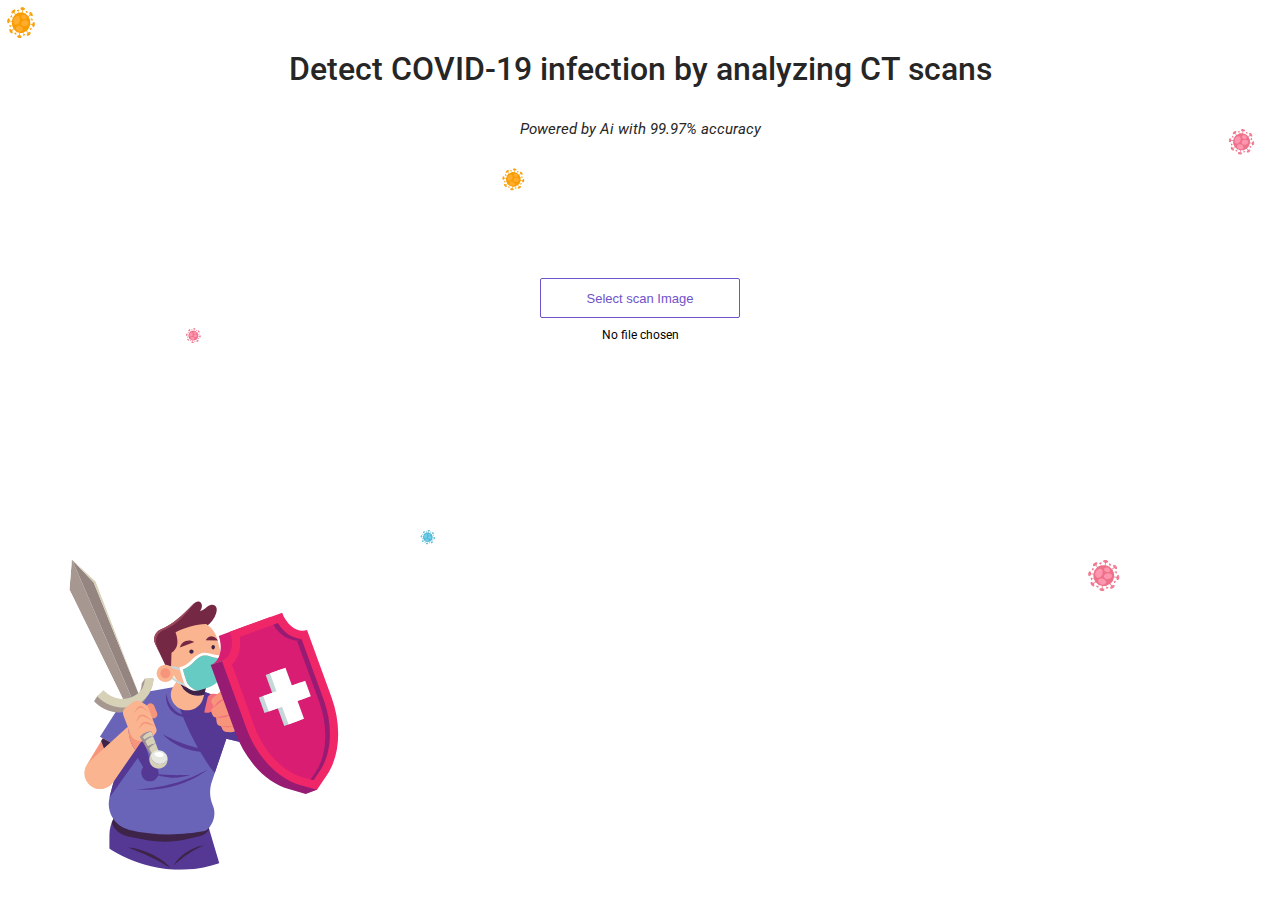
<file: app/view/index.html>
<html lang='en'>
<head>
  <meta charset='utf-8'>
  <link rel='stylesheet' href='../static/style.css'>
  <script src='../static/client.js'></script>
</head>
<body>
<div>
  <div class='center'>
    <div class='title'>Detect COVID-19 infection by analyzing CT scans</div>
    <p class='subtitle'>
      Powered by Ai with 99.97% accuracy
    </p>
    <div class='content'>
      <div class='no-display'>
        <input id='file-input'
               class='no-display'
               type='file'
               name='file'
               accept='image/*'
               onchange='showPicked(this)'>
      </div>
      <button class='choose-file-button' type='button' onclick='showPicker()'>Select scan Image</button>
      <div class='upload-label'>
        <label id='upload-label'>No file chosen</label>
      </div>
      <div>
        <img id='image-picked' class='no-display' alt='Chosen Image' height='300'>
      </div>
      <div class='analyze'>
        <button id='analyze-button' class='analyze-button' type='button' onclick='analyze()'>Analyze</button>
      </div>
    </div>
  </div>
</div>
</body>
</html>
</file>
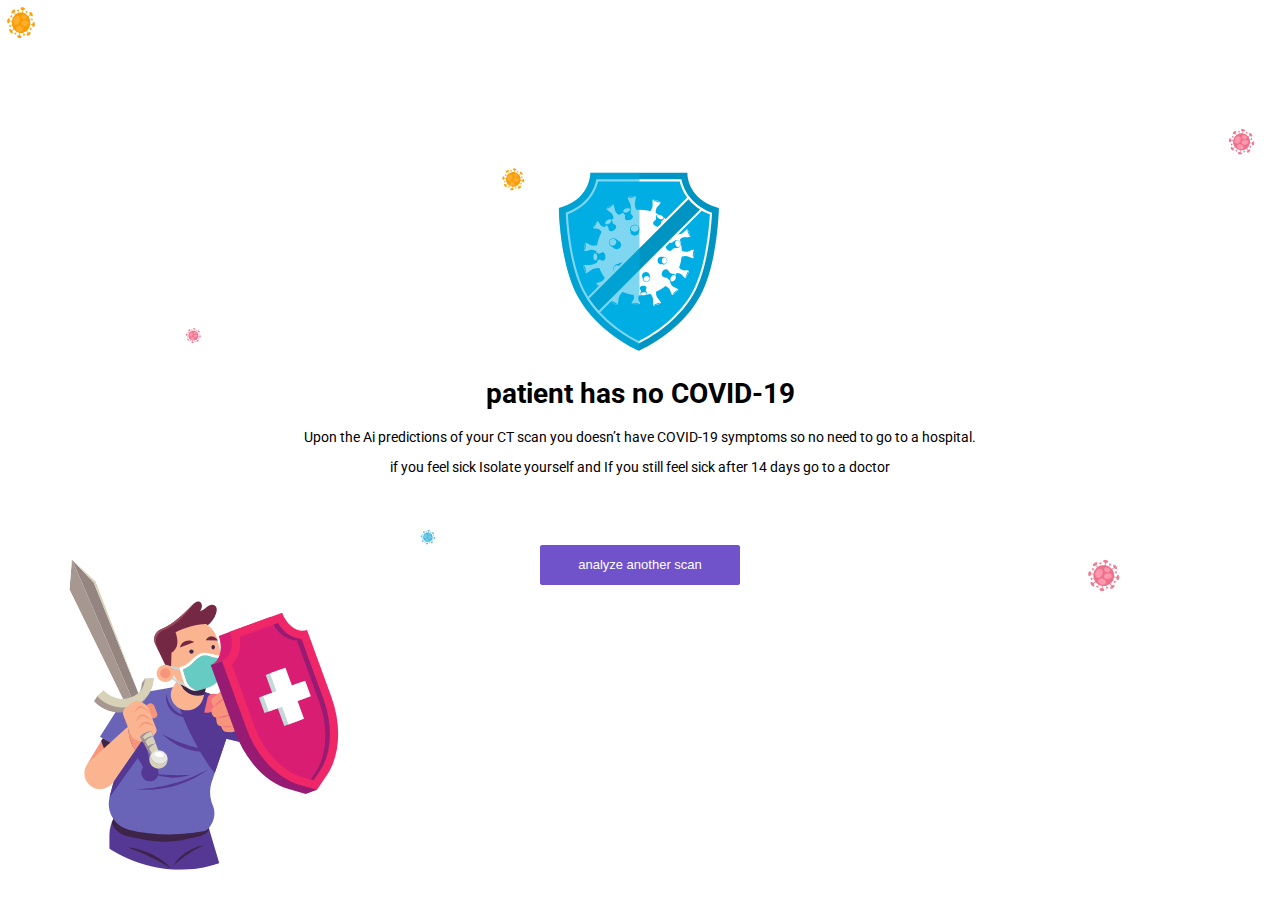
<file: app/view/nCT.html>
<html lang='en'>
<head>
  <meta charset='utf-8'>
  <link rel='stylesheet' href='../static/style.css'>
  <script src='../static/client.js'></script>
</head>
<body>
<div>
  <div class='center'>
    <div class='content'>
      <div class='no-display'>
        <input id='file-input'
               class='no-display'
               type='file'
               name='file'
               accept='image/*'
               onchange='showPicked(this)'>
      </div>
      <div>
        <img alt='no covid' height='200' src="../static/no-covid.svg">
        <h1>patient has no COVID-19</h1>
        <p>Upon the Ai predictions of your CT scan you doesn’t have COVID-19 symptoms so no need to go to a hospital.</p>
        <p>if you feel sick Isolate yourself and If you still feel sick after 14 days go to a doctor</p>
      </div>
      <div class='analyze'>
        <button id='go-back-button' class='go-back-button' type='button' onclick='goBack()'>analyze another scan</button>
      </div>
    </div>
  </div>
</div>
</body>
</html>
</file>
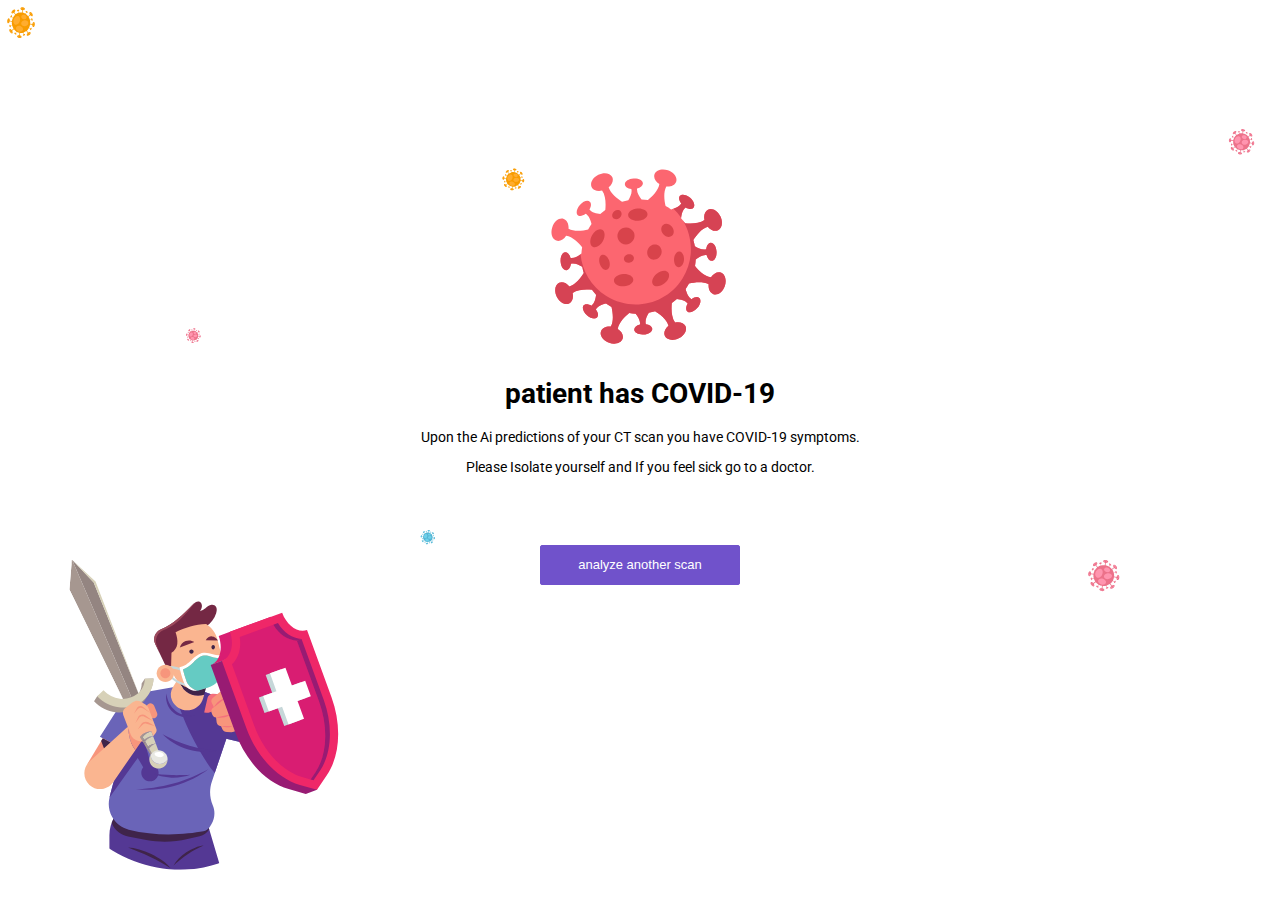
<file: app/view/pCT.html>
<html lang='en'>
<head>
  <meta charset='utf-8'>
  <link rel='stylesheet' href='../static/style.css'>
  <script src='../static/client.js'></script>
</head>
<body>
<div>
  <div class='center'>
    <div class='content'>
      <div class='no-display'>
        <input id='file-input'
               class='no-display'
               type='file'
               name='file'
               accept='image/*'
               onchange='showPicked(this)'>
      </div>
      <div>
        <img alt='no covid' height='200' src="../static/covid.svg">
        <h1>patient has COVID-19</h1>
        <p>Upon the Ai predictions of your CT scan you have COVID-19 symptoms.</p>
        <p>Please Isolate yourself and If you feel sick go to a doctor.</p>
      </div>
      <div class='analyze'>
        <button id='go-back-button' class='go-back-button' type='button' onclick='goBack()'>analyze another scan</button>
      </div>
    </div>
  </div>
</div>
</body>
</html>
</file>
<file: app/static/style.css>
@import url('https://fonts.googleapis.com/css2?family=Roboto:ital,wght@0,400;0,500;0,700;1,400&display=swap');

body {
  background-color: #fff;
  font-family: 'Roboto', sans-serif;
  background-image: url('../static/background.svg');
  background-repeat: no-repeat, repeat;
  background-size: cover;
}

.no-display {
  display: none;
}

.display-image {
  border: 3px solid #7052cb;
  border-radius: 3px;
}

.center {
  margin: auto;
  padding: 10px 50px;
  text-align: center;
  font-size: 14px;
}

.title {
  font-size: 32px;
  font-weight: 500;
  margin-top: 1em;
  margin-bottom: 1em;
  color: #262626;
}

.subtitle {
  font-size: 15px;
  font-weight: 400;
  font-style: italic;
  margin-top: 1em;
  margin-bottom: 1em;
  color: #262626;
}

.content {
  margin-top: 10em;
}

.analyze {
  margin-top: 5em;
}

.upload-label {
  padding: 10px;
  font-size: 12px;
}

.result-label {
  margin-top: 0.5em;
  padding: 10px;
  font-size: 13px;
}

button.choose-file-button {
  width: 200px;
  height: 40px;
  border-radius: 2px;
  background-color: #ffffff;
  border: solid 1px #7052cb;
  font-size: 13px;
  color: #7052cb;
}

button.analyze-button {
  width: 200px;
  height: 40px;
  border: solid 1px #7052cb;
  border-radius: 2px;
  background-color: #7052cb;
  font-size: 13px;
  color: #ffffff;
  display: none;
}

button.go-back-button {
  width: 200px;
  height: 40px;
  border: solid 1px #7052cb;
  border-radius: 2px;
  background-color: #7052cb;
  font-size: 13px;
  color: #ffffff;
}

button:focus {
  outline: 0;
}
</file>
